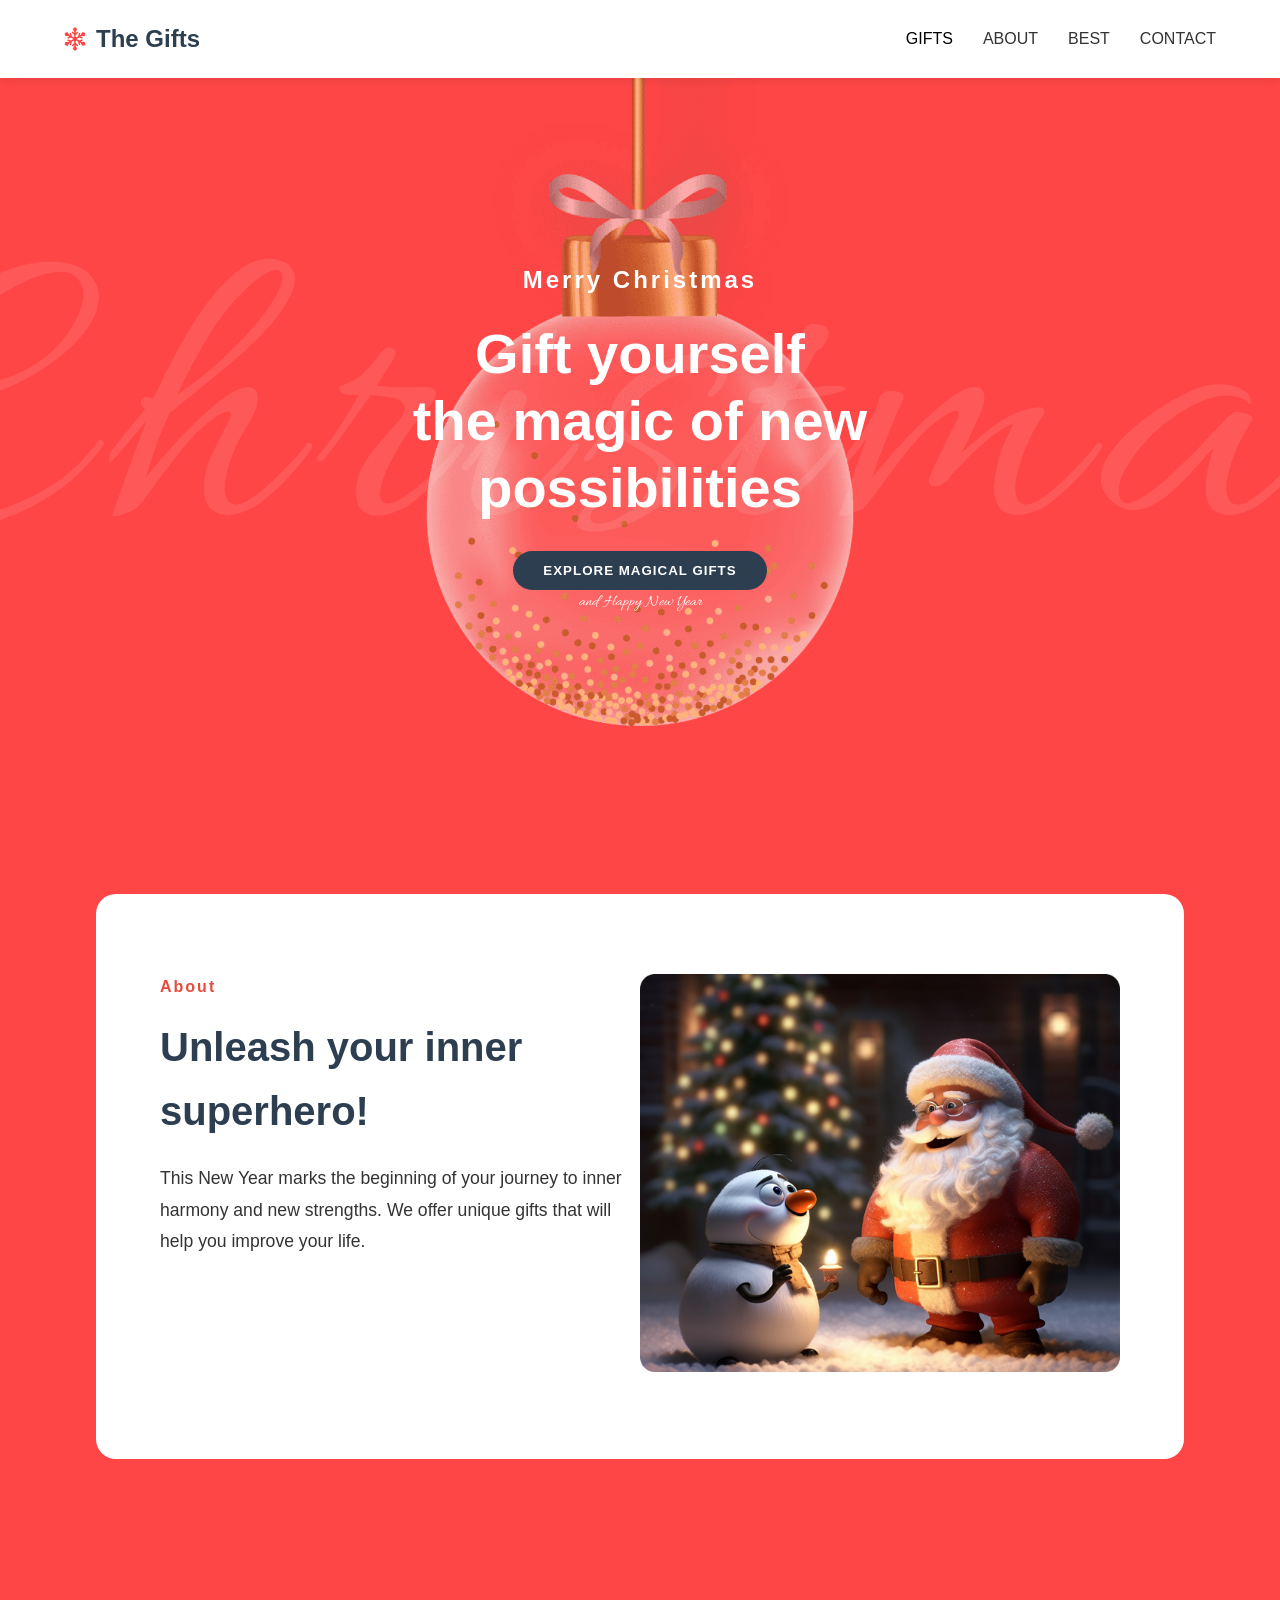
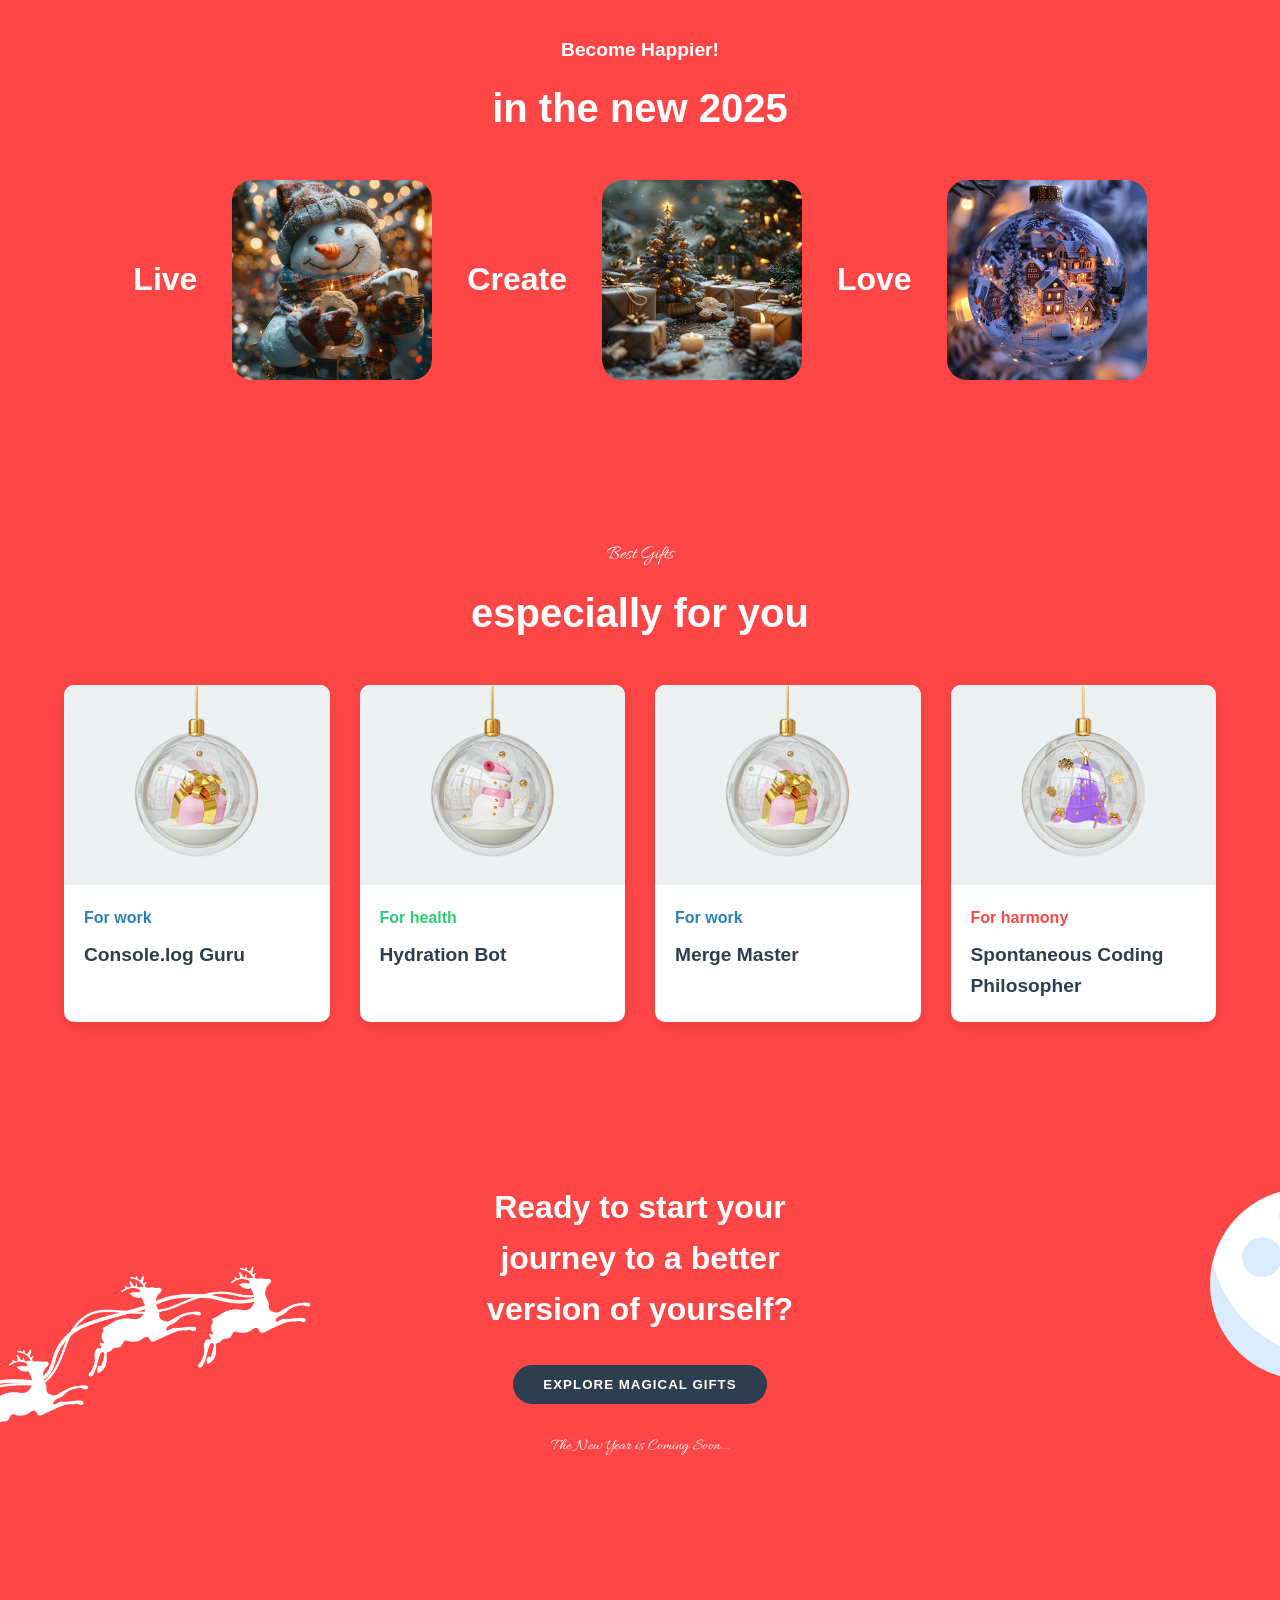
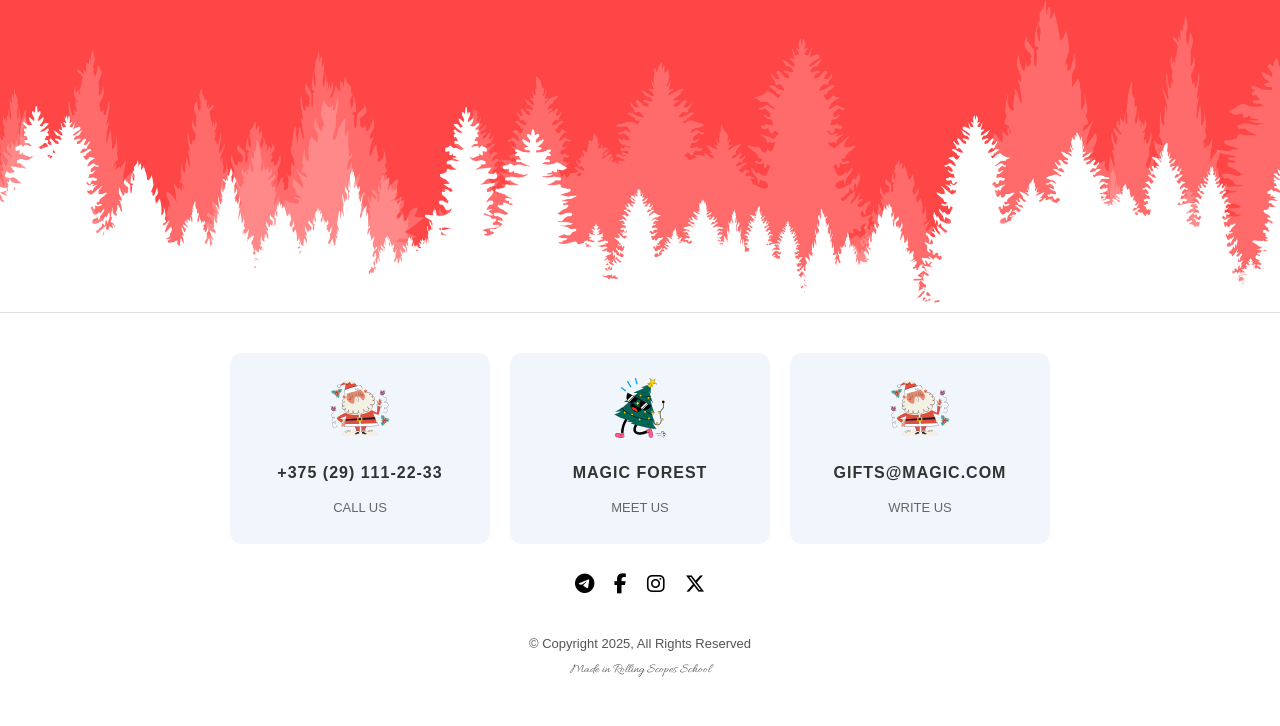
<file: index.html>
<!doctype html>
<html lang="en">
  <head>
    <meta charset="UTF-8" />
    <meta name="viewport" content="width=device-width, initial-scale=1.0" />
    <title>The Gifts</title>
    <link rel="stylesheet" href="style.css" />
    <link
      rel="stylesheet"
      href="https://cdnjs.cloudflare.com/ajax/libs/font-awesome/6.7.2/css/all.min.css"
      integrity="sha512-Evv84Mr4kqVGRNSgIGL/F/aIDqQb7xQ2vcrdIwxfjThSH8CSR7PBEakCr51Ck+w+/U6swU2Im1vVX0SVk9ABhg=="
      crossorigin="anonymous"
      referrerpolicy="no-referrer"
    />
  </head>
  <body>
    <header>
      <div class="logo">
        <img src="/assets/Vector.png" alt="" />
        <a href="index.html"><h2>The Gifts</h2></a>
      </div>

      <nav>
        <ul>
          <li><a href="gifts.html">GIFTS</a></li>
          <li>ABOUT</li>
          <li>BEST</li>
          <li>CONTACT</li>
        </ul>
      </nav>
      <div class="menu">
        <i class="fa-solid fa-bars"></i>
      </div>
    </header>

    <section class="birinchi-section">
      <h3>Merry Christmas</h3>
      <h2>
        Gift yourself <br />
        the magic of new <br />
        possibilities
      </h2>
      <button class="btn">Explore Magical Gifts</button>
      <p class="allura">and Happy New Year</p>
    </section>

    <section class="ikkinchi-section">
      <div class="left">
        <h3>About</h3>
        <h2>Unleash your inner superhero!</h2>
        <p>
          This New Year marks the beginning of your journey to inner harmony and
          new strengths. We offer unique gifts that will help you improve your
          life.
        </p>
      </div>
      <div class="right">
        <img src="/assets/qorbobo.png" alt="" />
      </div>
    </section>

    <section class="turtichi-section">
      <h3>Become Happier!</h3>
      <h2>in the new 2025</h2>
      <div class="card">
        <h3>Live</h3>
        <img src="/assets/qor.png" alt="" />

        <h3>Create</h3>
        <img src="/assets/archa.png" alt="" />

        <h3>Love</h3>
        <img src="/assets/shisha1.png" alt="" />
      </div>
    </section>

    <section class="beshinchi-section">
      <h3>Best Gifts</h3>
      <h2>especially for you</h2>

      <div class="galass">
        <div class="card1">
          <div class="img-box">
            <img src="/assets/shisha2.png" alt="" />
          </div>
          <div class="text-box">
            <p class="blue-text">For work</p>
            <h4>Console.log Guru</h4>
          </div>
        </div>

        <div class="card1">
          <div class="img-box">
            <img src="/assets/shihsa3.png" alt="" />
          </div>
          <div class="text-box">
            <p class="gree-text">For health</p>
            <h4>Hydration Bot</h4>
          </div>
        </div>

        <div class="card1">
          <div class="img-box">
            <img src="/assets/shisha2.png" alt="" />
          </div>
          <div class="text-box">
            <p class="blue-text">For work</p>
            <h4>Merge Master</h4>
          </div>
        </div>

        <div class="card1">
          <div class="img-box">
            <img src="/assets/shisha va archa.png" alt="" />
          </div>
          <div class="text-box">
            <p class="pink-text">For harmony</p>
            <h4>Spontaneous Coding Philosopher</h4>
          </div>
        </div>
      </div>
    </section>

    <section class="oltinchi-section">
      <h2>
        Ready to start your <br />
        journey to a better <br />
        version of yourself?
      </h2>
      <button class="btn btn1">Explore Magical Gifts</button>
      <p>The New Year is Coming Soon...</p>
    </section>

    <footer>
      <div class="footer grid">
        <div class="grid_card">
          <div class="g_c">
            <img src="/assets/qorbobof.svg" alt="" />
            <p class="number">+375 (29) 111-22-33</p>
            <span>Call Us</span>
          </div>

          <div class="g_c">
            <img src="/assets/uynagan archa.svg" alt="" />
            <p class="text">Magic forest</p>
            <span>meet us</span>
          </div>

          <div class="g_c">
            <img src="/assets/qorbobof.svg" alt="" />
            <p class="text">gifts@magic.com</p>
            <span>write us</span>
          </div>
        </div>
      </div>

      <div class="social">
        <a href="#" class="social"><i class="fa-brands fa-telegram"></i></a>
        <a href="#" class="social"><i class="fa-brands fa-facebook-f"></i></a>
        <a href="#" class="social"><i class="fa-brands fa-instagram"></i></a>
        <a href="#" class="social"><i class="fa-brands fa-x-twitter"></i></a>
      </div>

      <div class="copyrigt">
        <p>© Copyright 2025, All Rights Reserved</p>
        <p class="font">Made in Rolling Scopes School</p>
      </div>
    </footer>
  </body>
</html>
</file>
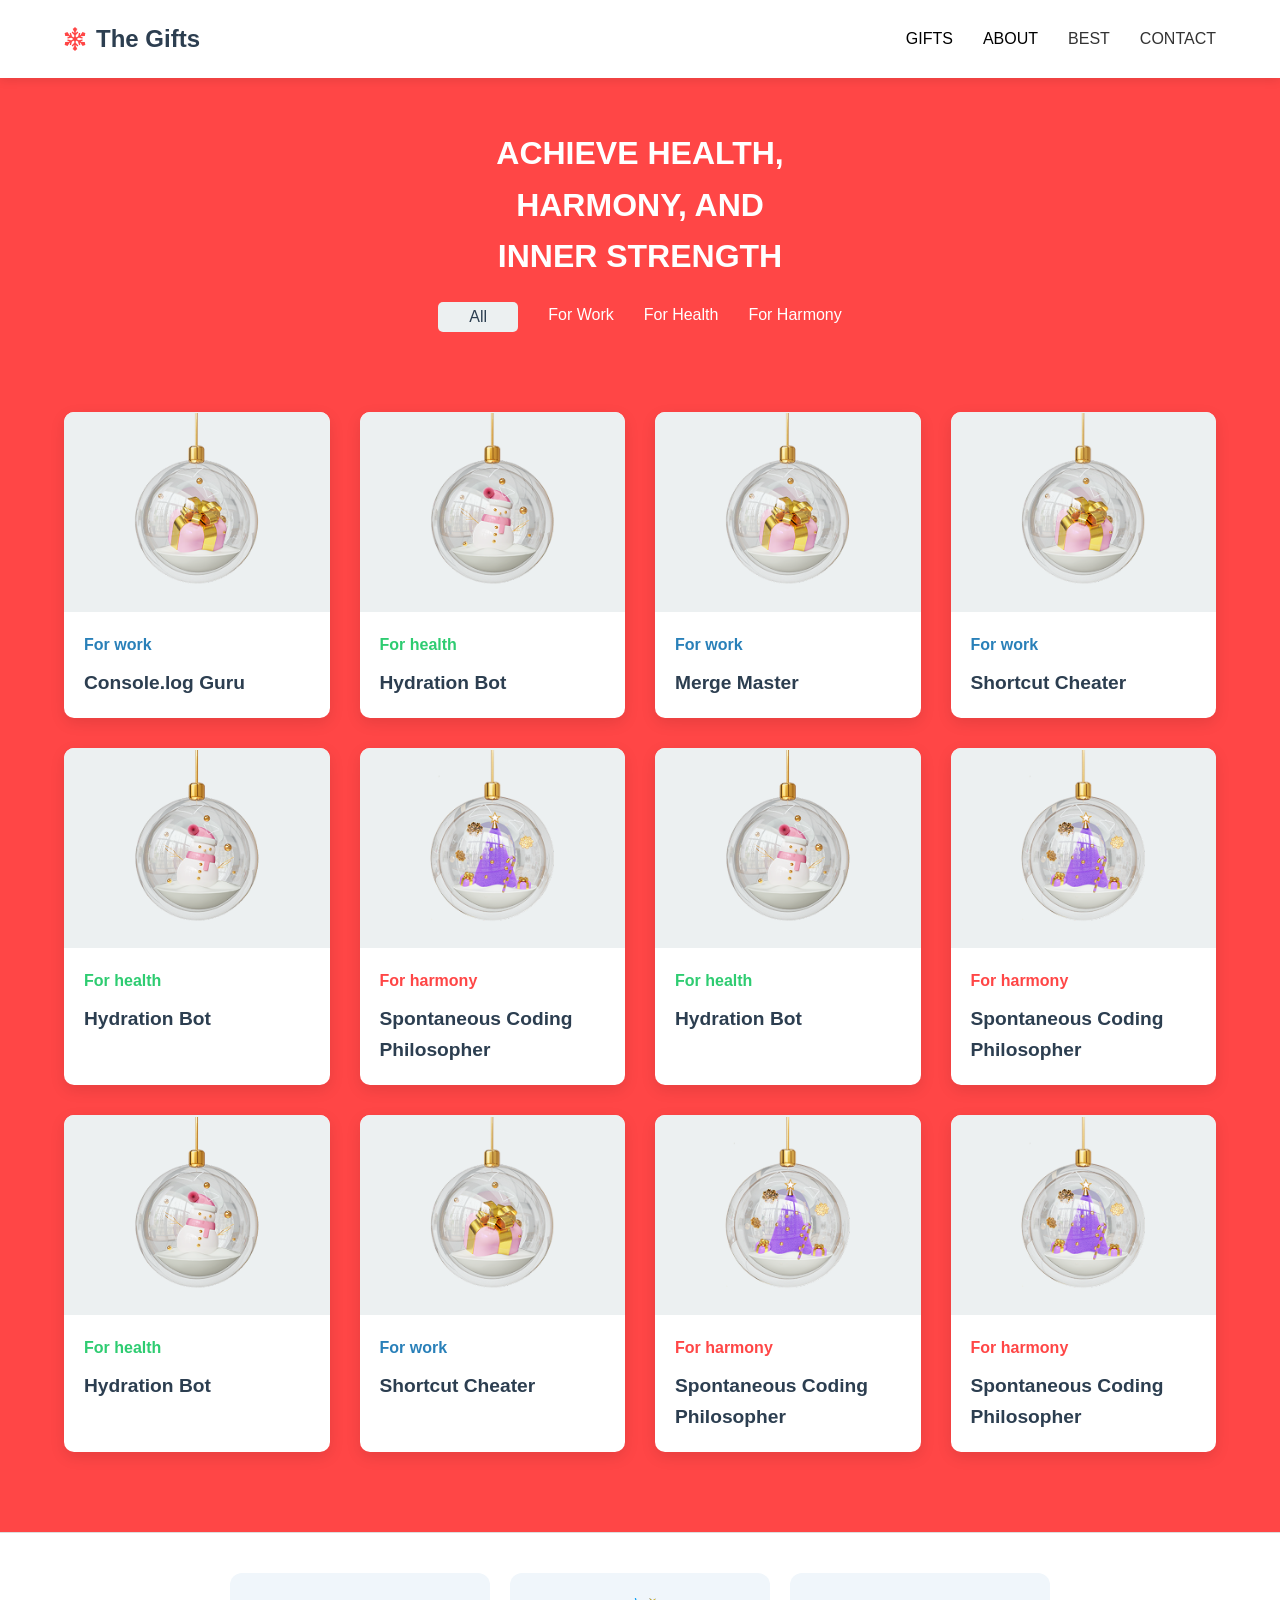
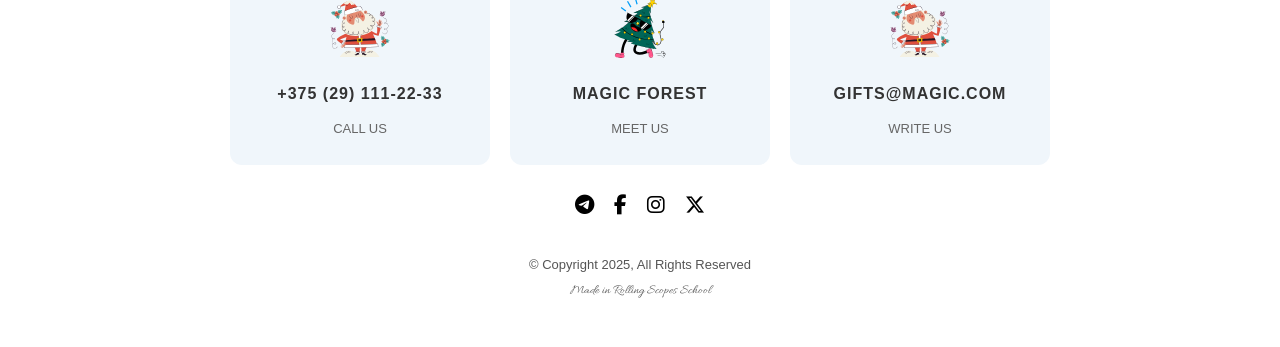
<file: gifts.html>
<!doctype html>
<html lang="en">
  <head>
    <meta charset="UTF-8" />
    <meta name="viewport" content="width=device-width, initial-scale=1.0" />
    <title>GIFTS Practise</title>
    <link rel="stylesheet" href="style.css" />
    <link
      rel="stylesheet"
      href="https://cdnjs.cloudflare.com/ajax/libs/font-awesome/6.7.2/css/all.min.css"
      integrity="sha512-Evv84Mr4kqVGRNSgIGL/F/aIDqQb7xQ2vcrdIwxfjThSH8CSR7PBEakCr51Ck+w+/U6swU2Im1vVX0SVk9ABhg=="
      crossorigin="anonymous"
      referrerpolicy="no-referrer"
    />
  </head>
  <body>
    <header>
      <div class="logo">
        <img src="/assets/Vector.png" alt="" />
        <h2>The Gifts</h2>
      </div>

      <nav>
        <ul>
          <li><a href="index.html">GIFTS</a></li>
          <li><a href="about.html">ABOUT</a></li>
          <li>BEST</li>
          <li>CONTACT</li>
        </ul>
      </nav>
      <div class="menu">
        <i class="fa-solid fa-bars"></i>
      </div>
    </header>

    <div class="bosh">
      <h1>
        ACHIEVE HEALTH, <br />
        HARMONY, AND <br />INNER STRENGTH
      </h1>
      <ul class="filters">
        <li class="filter active">All</li>
        <li class="filter">For Work</li>
        <li class="filter">For Health</li>
        <li class="filter">For Harmony</li>
      </ul>
    </div>

    <section class="beshinchi-section">
      <div class="galass">
        <div class="card1">
          <div class="img-box">
            <img src="/assets/shisha2.png" alt="" />
          </div>
          <div class="text-box">
            <p class="blue-text">For work</p>
            <h4>Console.log Guru</h4>
          </div>
        </div>

        <div class="card1">
          <div class="img-box">
            <img src="/assets/shihsa3.png" alt="" />
          </div>
          <div class="text-box">
            <p class="gree-text">For health</p>
            <h4>Hydration Bot</h4>
          </div>
        </div>

        <div class="card1">
          <div class="img-box">
            <img src="/assets/shisha2.png" alt="" />
          </div>
          <div class="text-box">
            <p class="blue-text">For work</p>
            <h4>Merge Master</h4>
          </div>
        </div>

        <div class="card1">
          <div class="img-box">
            <img src="/assets/shisha2.png" alt="" />
          </div>
          <div class="text-box">
            <p class="blue-text">For work</p>
            <h4>Shortcut Cheater</h4>
          </div>
        </div>

        <div class="card1">
          <div class="img-box">
            <img src="/assets/shihsa3.png" alt="" />
          </div>
          <div class="text-box">
            <p class="gree-text">For health</p>
            <h4>Hydration Bot</h4>
          </div>
        </div>

        <div class="card1">
          <div class="img-box">
            <img src="/assets/shisha va archa.png" alt="" />
          </div>
          <div class="text-box">
            <p class="pink-text">For harmony</p>
            <h4>Spontaneous Coding Philosopher</h4>
          </div>
        </div>

        <div class="card1">
          <div class="img-box">
            <img src="/assets/shihsa3.png" alt="" />
          </div>
          <div class="text-box">
            <p class="gree-text">For health</p>
            <h4>Hydration Bot</h4>
          </div>
        </div>

        <div class="card1">
          <div class="img-box">
            <img src="/assets/shisha va archa.png" alt="" />
          </div>
          <div class="text-box">
            <p class="pink-text">For harmony</p>
            <h4>Spontaneous Coding Philosopher</h4>
          </div>
        </div>

        <div class="card1">
          <div class="img-box">
            <img src="/assets/shihsa3.png" alt="" />
          </div>
          <div class="text-box">
            <p class="gree-text">For health</p>
            <h4>Hydration Bot</h4>
          </div>
        </div>

        <div class="card1">
          <div class="img-box">
            <img src="/assets/shisha2.png" alt="" />
          </div>
          <div class="text-box">
            <p class="blue-text">For work</p>
            <h4>Shortcut Cheater</h4>
          </div>
        </div>

        <div class="card1">
          <div class="img-box">
            <img src="/assets/shisha va archa.png" alt="" />
          </div>
          <div class="text-box">
            <p class="pink-text">For harmony</p>
            <h4>Spontaneous Coding Philosopher</h4>
          </div>
        </div>

        <div class="card1">
          <div class="img-box">
            <img src="/assets/shisha va archa.png" alt="" />
          </div>
          <div class="text-box">
            <p class="pink-text">For harmony</p>
            <h4>Spontaneous Coding Philosopher</h4>
          </div>
        </div>
      </div>
    </section>

    <footer>
      <div class="footer grid">
        <div class="grid_card">
          <div class="g_c">
            <img src="/assets/qorbobof.svg" alt="" />
            <p class="number">+375 (29) 111-22-33</p>
            <span>Call Us</span>
          </div>

          <div class="g_c">
            <img src="/assets/uynagan archa.svg" alt="" />
            <p class="text">Magic forest</p>
            <span>meet us</span>
          </div>

          <div class="g_c">
            <img src="/assets/qorbobof.svg" alt="" />
            <p class="text">gifts@magic.com</p>
            <span>write us</span>
          </div>
        </div>
      </div>

      <div class="social">
        <a href="#" class="social"><i class="fa-brands fa-telegram"></i></a>
        <a href="#" class="social"><i class="fa-brands fa-facebook-f"></i></a>
        <a href="#" class="social"><i class="fa-brands fa-instagram"></i></a>
        <a href="#" class="social"><i class="fa-brands fa-x-twitter"></i></a>
      </div>

      <div class="copyrigt">
        <p>© Copyright 2025, All Rights Reserved</p>
        <p class="font">Made in Rolling Scopes School</p>
      </div>
    </footer>
  </body>
</html>
</file>
<file: style.css>
@import url("https://fonts.googleapis.com/css2?family=Allura&display=swap");

:root {
  --primary: #2c3e50;
  --secondary: #e74c3c;
  --accent: #3498db;
  --light: #ecf0f1;
  --dark: #2c3e50;
  --text: #333333;
  --white: #ffffff;
  --green: #2ecc71;
  --pink: #ff4646;
  --blue: #2980b9;
}

* {
  margin: 0;
  padding: 0;
  box-sizing: border-box;
  font-family: "Montserrat", sans-serif;
  text-decoration: none;
}

body {
  background-color: var(--pink);
  color: var(--text);
  line-height: 1.6;
  overflow-x: hidden;
}

img {
  max-width: 100%;
  height: auto;
}

header {
  display: flex;
  justify-content: space-between;
  align-items: center;
  padding: 20px 5%;
  background-color: var(--white);
  box-shadow: 0 2px 10px rgba(0, 0, 0, 0.1);
}

.logo {
  display: flex;
  align-items: center;
  gap: 10px;
}

.logo h2 {
  font-size: 1.5rem;
  font-weight: 700;
  color: var(--primary);
}

nav ul {
  display: flex;
  list-style: none;
  gap: 30px;
}

nav ul li {
  font-weight: 500;
  cursor: pointer;
  transition: color 0.3s;
}

nav ul li:hover {
  color: var(--secondary);
}

nav a {
  color: #000;
  font-weight: 500;
  cursor: pointer;
  transition: color 0.3s;
}

nav a:hover {
  color: var(--secondary);
}

.menu {
  display: none;
  font-size: 1.5rem;
  cursor: pointer;
}

.btn {
  background-color: var(--primary);
  color: var(--white);
  border: none;
  padding: 12px 30px;
  border-radius: 30px;
  font-weight: 600;
  cursor: pointer;
  transition: all 0.3s;
  text-transform: uppercase;
  letter-spacing: 1px;
}

.btn:hover {
  background-color: var(--secondary);
  transform: translateY(-3px);
  box-shadow: 0 5px 15px rgba(0, 0, 0, 0.1);
}

section {
  padding: 80px 5%;
}

.birinchi-section {
  background: url("/assets/bg.png");
  background-size: cover;
  background-position: center;
  color: var(--white);
  text-align: center;
  height: 80vh;
  display: flex;
  flex-direction: column;
  justify-content: center;
  align-items: center;
}

.birinchi-section h3 {
  font-size: 1.5rem;
  margin-bottom: 20px;
  letter-spacing: 3px;
}

.birinchi-section h2 {
  font-size: 3.5rem;
  line-height: 1.2;
  margin-bottom: 30px;
  font-weight: 800;
}

.birinchi-section p {
  font-family: "Allura", cursive;
  font-weight: 400;
  font-style: normal;
}

.ikkinchi-section {
  display: flex;
  width: 1276;
  height: 100;
  max-width: 1276px;
  border-radius: 20px;
  background-color: var(--white);
  margin: 6rem;
}

.ikkinchi-section .left {
  flex: 1;
}

.ikkinchi-section .right {
  flex: 1;
}

.ikkinchi-section h3 {
  color: var(--secondary);
  font-size: 1rem;
  margin-bottom: 15px;
  letter-spacing: 2px;
}

.ikkinchi-section h2 {
  font-size: 2.5rem;
  margin-bottom: 20px;
  color: var(--primary);
}

.ikkinchi-section p {
  font-size: 1.1rem;
  line-height: 1.8;
  color: var(--text);
}

.turtichi-section {
  color: var(--white);
  text-align: center;
}

.turtichi-section h3 {
  font-size: 1.2rem;
  margin-bottom: 10px;
}

.turtichi-section h2 {
  font-size: 2.5rem;
  margin-bottom: 40px;
}

.turtichi-section .card {
  width: 100%;
  display: flex;
  justify-content: center;
  align-items: center;
  gap: 35px;
  margin-top: 40px;
}

.card img {
  width: 200px;
  height: 200px;
  border-radius: 20px;
}

.turtichi-section .card h3 {
  font-size: 2rem;
  margin: 20px 0;
}

.beshinchi-section {
  text-align: center;
  color: var(--white);
}

.beshinchi-section h3 {
  font-family: "Allura", cursive;
  font-weight: 400;
  font-style: normal;
  font-size: 1.2rem;
  margin-bottom: 10px;
}

.beshinchi-section h2 {
  font-size: 2.5rem;
  margin-bottom: 40px;
}

.galass {
  display: grid;
  grid-template-columns: repeat(4, 1fr);
  gap: 30px;
}

.card1 {
  background-color: var(--white);
  border-radius: 10px;
  overflow: hidden;
  box-shadow: 0 5px 15px rgba(0, 0, 0, 0.1);
  transition: transform 0.3s;
}

.card1:hover {
  transform: translateY(-10px);
}

.img-box {
  height: 200px;
  display: flex;
  align-items: center;
  justify-content: center;
  background-color: var(--light);
}

.text-box {
  padding: 20px;
  text-align: left;
}

.blue-text {
  color: var(--blue);
  font-weight: 600;
}

.gree-text {
  color: var(--green);
  font-weight: 600;
}

.pink-text {
  color: var(--pink);
  font-weight: 600;
}

.text-box h4 {
  font-size: 1.2rem;
  margin-top: 10px;
  color: var(--primary);
}

.oltinchi-section {
  text-align: center;
  color: var(--white);
  background-image: url("/assets/bg2.png");
  background-position: center;
  background-size: cover;
  background-repeat: no-repeat;
  height: 90vh;
}

.oltinchi-section h2 {
  font-size: 2rem;
  margin-bottom: 30px;
}

.btn1:hover {
  background-color: var(--white);
  color: var(--primary);
}

.oltinchi-section p {
  font-family: "Allura", cursive;
  font-weight: 400;
  font-style: normal;
  margin-top: 30px;
}

.bosh {
  text-align: center;
  padding-top: 50px;
}

.bosh h1 {
  color: var(--white);
  font-size: 2rem;
}

.filters {
  display: flex;
  justify-content: center;
  gap: 30px;
  list-style: none;
  color: var(--white);
  padding-top: 20px;
}

.active {
  display: flex;
  justify-content: center;
  align-items: center;
  width: 80px;
  height: 30px;
  background-color: var(--light);
  color: var(--primary);
  border-radius: 5px;
}

footer {
  background-color: #fff;
  padding: 40px 20px;
  text-align: center;
  border-top: 1px solid #ddd;
}

.footer.grid {
  display: flex;
  justify-content: center;
  flex-wrap: wrap;
  gap: 20px;
  margin-bottom: 30px;
}

.grid_card {
  display: flex;
  flex-wrap: wrap;
  justify-content: center;
  gap: 20px;
}

.g_c {
  background-color: #f0f6fb;
  padding: 25px 35px;
  border-radius: 12px;
  width: 260px;
  text-align: center;
  transition: transform 0.3s ease;
}

.g_c:hover {
  transform: translateY(-5px);
}

.g_c img {
  width: 60px;
  height: 60px;
  object-fit: contain;
  margin-bottom: 15px;
}

.g_c .number,
.g_c .text {
  font-weight: bold;
  font-size: 16px;
  letter-spacing: 1px;
  margin-bottom: 8px;
  text-transform: uppercase;
}

.g_c span {
  font-size: 13px;
  color: #666;
  text-transform: uppercase;
}

.social {
  display: flex;
  justify-content: center;
  gap: 20px;
  margin-bottom: 20px;
}

.social a {
  font-size: 20px;
  color: #000;
  text-decoration: none;
  transition: color 0.3s ease;
}

.social a:hover {
  color: #3498db;
}

/* Copyrigt qismi */

.copyrigt p {
  font-size: 13px;
  color: #555;
  margin: 5px 0;
}

.font {
  font-family: "Allura", cursive;
  font-weight: 400;
  font-style: normal;
}

@media (max-width: 1024px) {
  .galass {
    grid-template-columns: repeat(2, 1fr);
  }

  .ikkinchi-section {
    flex-direction: column;
  }

  .turtichi-section .card {
    flex-wrap: wrap;
  }
}

@media (max-width: 768px) {
  nav {
    display: none;
  }

  .menu {
    display: block;
  }

  .birinchi-section h2 {
    font-size: 2.5rem;
  }

  .grid {
    grid-template-columns: 1fr;
  }

  .turtichi-section .card {
    flex-direction: column;
    gap: 20px;
  }
  .g_c {
    width: 100%;
    max-width: 300px;
  }
}

@media (max-width: 380px) {
  .birinchi-section h2 {
    font-size: 2rem;
  }

  .birinchi-section {
    height: 70vh;
  }

  .galass {
    grid-template-columns: 1fr;
  }

  .ikkinchi-section h2,
  .turtichi-section h2,
  .beshinchi-section h2,
  .oltinchi-section h2 {
    font-size: 1.5rem;
  }

  section {
    padding: 60px 5%;
  }
}
</file>
